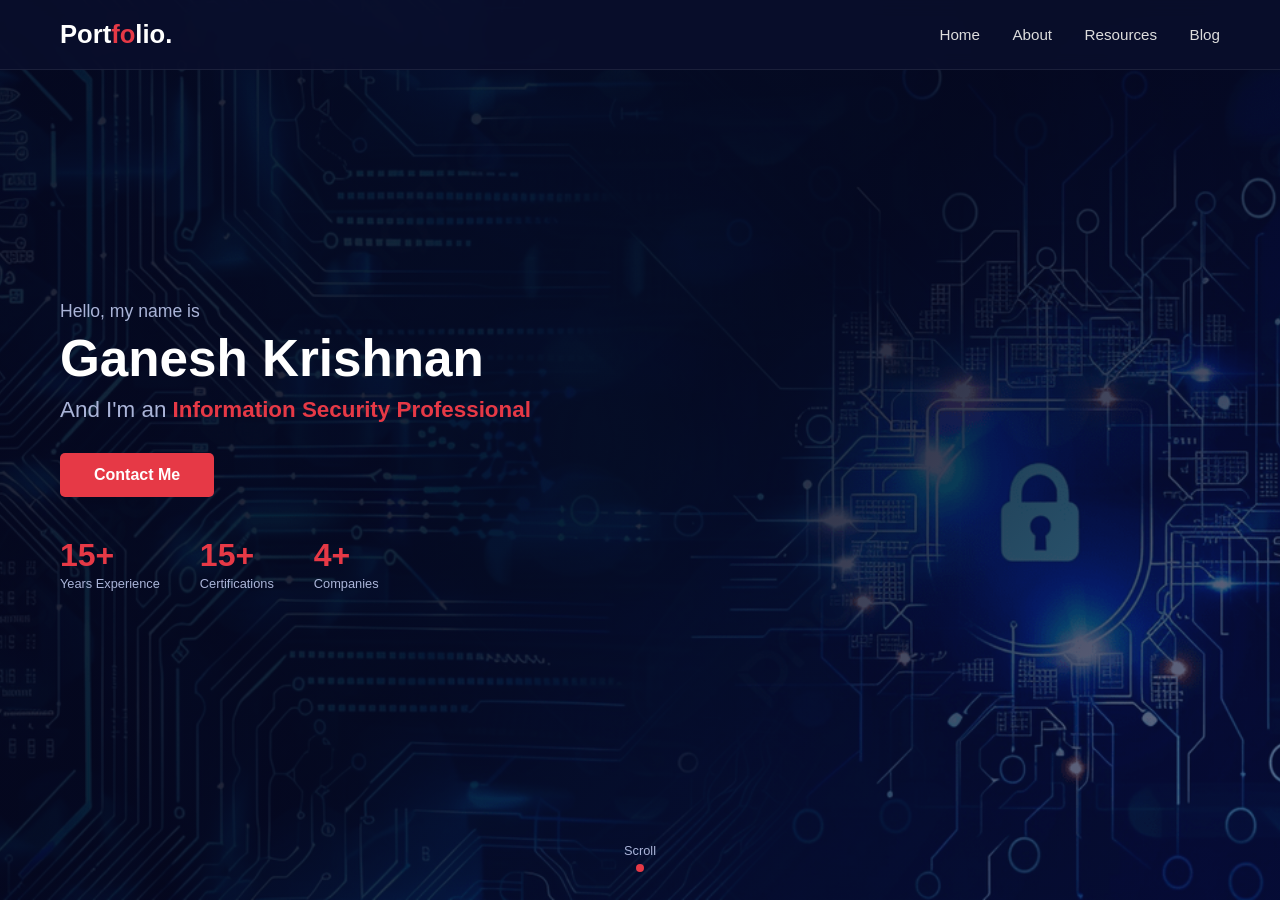
<file: index.html>
<!DOCTYPE html>
<html lang="en">
<head>
<meta charset="UTF-8"/>
<meta name="viewport" content="width=device-width,initial-scale=1"/>
<title>GK | Security Portfolio</title>
<link href="https://cdnjs.cloudflare.com/ajax/libs/font-awesome/6.5.0/css/all.min.css" rel="stylesheet"/>
<style>
  *{margin:0;padding:0;box-sizing:border-box;}
  body{font-family:'Segoe UI',sans-serif;background:#0a0f2c;color:#fff;min-height:100vh;}

  /* NAV */
  nav{display:flex;justify-content:space-between;align-items:center;padding:20px 60px;position:fixed;width:100%;top:0;z-index:100;background:rgba(10,15,44,.85);backdrop-filter:blur(8px);border-bottom:1px solid rgba(255,255,255,.08);}
  .logo{font-size:1.6rem;font-weight:700;color:#fff;}
  .logo span{color:#e63946;}
  .nav-links a{color:#ddd;text-decoration:none;margin-left:28px;font-size:.95rem;transition:.2s;}
  .nav-links a:hover{color:#e63946;}

  /* HERO */
  .hero{min-height:100vh;display:flex;align-items:center;padding:0 60px;position:relative;overflow:hidden;}

  /* Background image via JS-injected inline style */
  .hero-bg{position:absolute;inset:0;background-size:cover;background-position:center;background-repeat:no-repeat;z-index:0;}
  .hero-overlay{position:absolute;inset:0;background:linear-gradient(135deg,rgba(5,8,30,.88) 50%,rgba(10,20,70,.55) 100%);z-index:1;}

  .hero-text{z-index:2;position:relative;max-width:520px;}
  .hero-text p{font-size:1.1rem;color:#aab4d8;margin-bottom:8px;}
  .hero-text h1{font-size:3.2rem;font-weight:800;line-height:1.15;margin-bottom:8px;}
  .hero-text h1 span{color:#e63946;}
  .hero-text h2{font-size:1.4rem;font-weight:400;color:#aab4d8;margin-bottom:30px;}
  .hero-text h2 strong{color:#e63946;font-weight:700;}
  .btn-contact{display:inline-block;padding:13px 34px;background:#e63946;color:#fff;border-radius:5px;font-size:1rem;font-weight:600;text-decoration:none;transition:.2s;}
  .btn-contact:hover{background:#c1121f;}

  /* STATS */
  .stats{display:flex;gap:40px;margin-top:40px;}
  .stat h3{font-size:2rem;font-weight:800;color:#e63946;}
  .stat p{font-size:.8rem;color:#aab4d8;margin-top:2px;}

  /* SCROLL HINT */
  .scroll-hint{position:absolute;bottom:28px;left:50%;transform:translateX(-50%);display:flex;flex-direction:column;align-items:center;gap:6px;color:#aab4d8;font-size:.8rem;z-index:2;}
  .scroll-dot{width:8px;height:8px;border-radius:50%;background:#e63946;animation:bounce 1.4s infinite;}
  @keyframes bounce{0%,100%{transform:translateY(0);}50%{transform:translateY(8px);}}
</style>
</head>
<!-- Google tag (gtag.js) -->
<script async src="https://www.googletagmanager.com/gtag/js?id=G-0LJ47VHBTR"></script>
<script>
  window.dataLayer = window.dataLayer || [];
  function gtag(){dataLayer.push(arguments);}
  gtag('js', new Date());

  gtag('config', 'G-0LJ47VHBTR');
</script>
<body>

<nav>
  <div class="logo">Port<span>fo</span>lio.</div>
  <div class="nav-links">
    <a href="index.html">Home</a>
    <a href="about.html">About</a>
    <a href="resources.html">Resources</a>
    <a href="blog.html">Blog</a>
  </div>
</nav>

<section class="hero" id="hero">
  <div class="hero-bg" id="heroBg"></div>
  <div class="hero-overlay"></div>

  <div class="hero-text">
    <p>Hello, my name is</p>
    <h1>Ganesh Krishnan</h1>
    <h2>And I'm an <strong>Information Security Professional</strong></h2>
    <a href="https://www.linkedin.com/in/kg13/" target="_blank" class="btn-contact">Contact Me</a>
    <div class="stats">
      <div class="stat"><h3>15+</h3><p>Years Experience</p></div>
      <div class="stat"><h3>15+</h3><p>Certifications</p></div>
      <div class="stat"><h3>4+</h3><p>Companies</p></div>
    </div>
  </div>

  <div class="scroll-hint">
    <span>Scroll</span>
    <div class="scroll-dot"></div>
  </div>
</section>

<script>
  // Load the image uploaded by the user and set as background
  const bg = document.getElementById('heroBg');
  const sources = [
    'img/hero-bg.jpg',
  ];

  function tryLoad(i){
    if(i >= sources.length) return;
    const img = new Image();
    img.onload = () => { bg.style.backgroundImage = `url('${sources[i]}')`; };
    img.onerror = () => tryLoad(i+1);
    img.src = sources[i];
  }
  tryLoad(0);
</script>
</body>
</html>
</file>
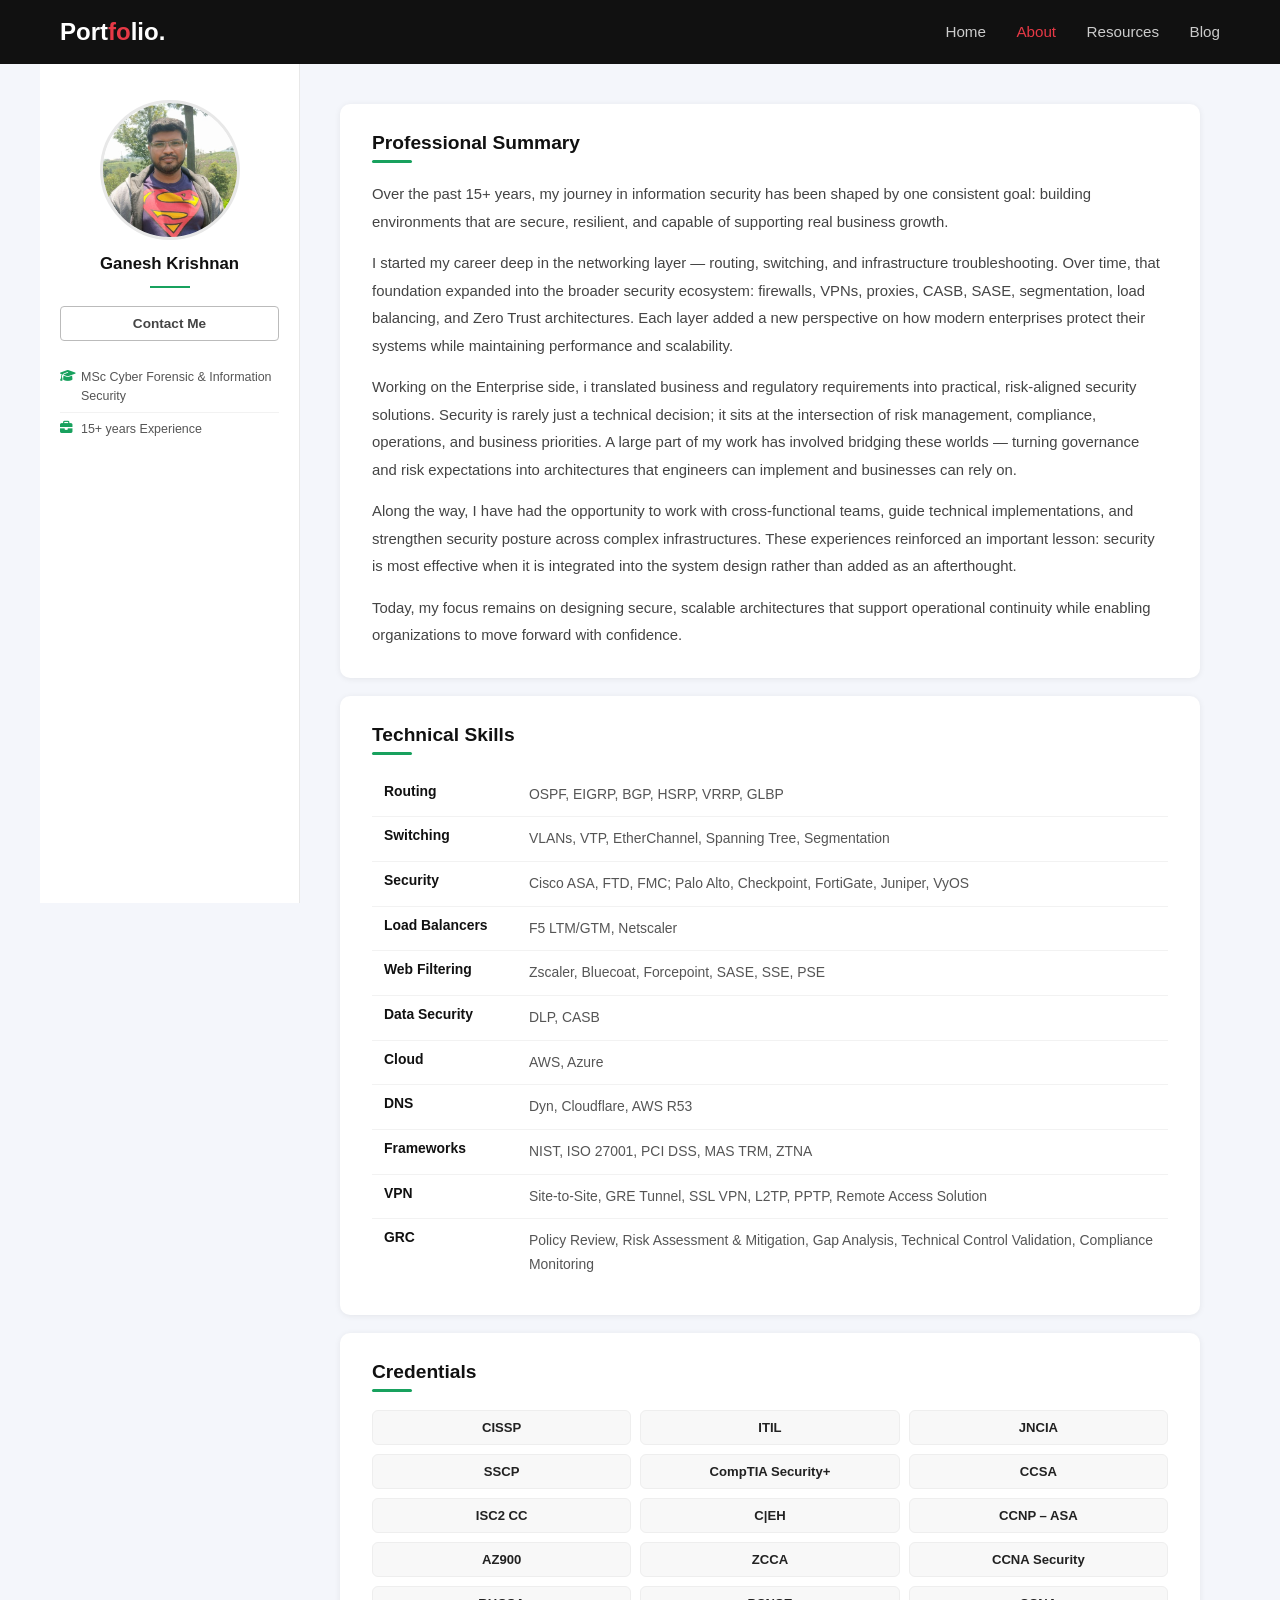
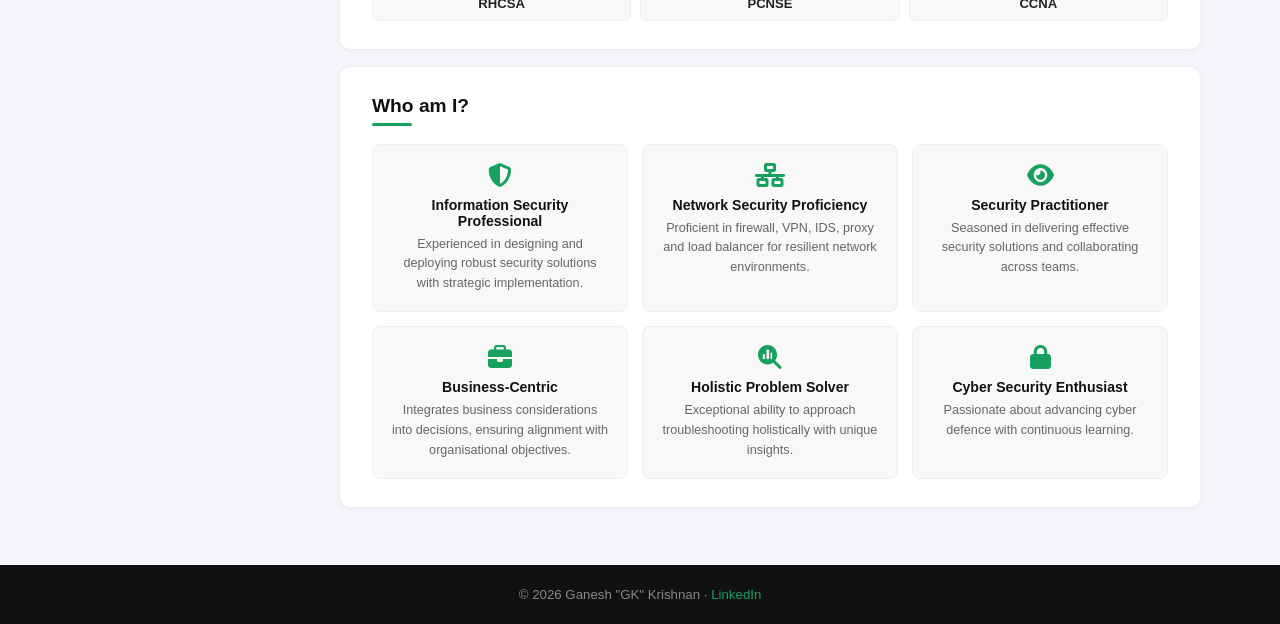
<file: about.html>
<!DOCTYPE html>
<html lang="en">
<head>
<!-- Google tag (gtag.js) -->
<script async src="https://www.googletagmanager.com/gtag/js?id=G-0LJ47VHBTR"></script>
<script>
  window.dataLayer = window.dataLayer || [];
  function gtag(){dataLayer.push(arguments);}
  gtag('js', new Date());

  gtag('config', 'G-0LJ47VHBTR');
</script>
<meta charset="UTF-8"/>
<meta name="viewport" content="width=device-width,initial-scale=1"/>
<title>GK | About Me</title>
<link href="https://cdnjs.cloudflare.com/ajax/libs/font-awesome/6.5.0/css/all.min.css" rel="stylesheet"/>
<style>
  *{margin:0;padding:0;box-sizing:border-box;}
  body{font-family:'Segoe UI',sans-serif;background:#f4f6fb;color:#222;display:flex;flex-direction:column;min-height:100vh;}

  /* NAV */
  nav{display:flex;justify-content:space-between;align-items:center;padding:18px 60px;background:#111;position:sticky;top:0;z-index:100;}
  .logo{font-size:1.5rem;font-weight:700;color:#fff;}
  .logo span{color:#e63946;}
  .nav-links a{color:#ccc;text-decoration:none;margin-left:26px;font-size:.95rem;transition:.2s;}
  .nav-links a:hover,.nav-links a.active{color:#e63946;}

  /* OUTER WRAPPER — centres sidebar+content together */
  .page-outer{flex:1;display:flex;justify-content:center;background:#f4f6fb;}
  .page-wrap{display:flex;width:100%;max-width:1200px;}

  /* SIDEBAR */
  .sidebar{width:260px;min-width:260px;background:#fff;border-right:1px solid #e8e8e8;padding:36px 20px;position:sticky;top:61px;height:calc(100vh - 61px);overflow-y:auto;text-align:center;display:flex;flex-direction:column;align-items:center;justify-content:flex-start;}
  .sidebar img{width:140px;height:140px;border-radius:50%;object-fit:cover;border:3px solid #e8e8e8;display:block;margin:0 auto 14px;}
  .sidebar h2{font-size:1.05rem;font-weight:700;color:#111;margin-bottom:12px;text-align:center;width:100%;}
  .sidebar-divider{width:40px;height:2px;background:#18a15e;margin:0 auto 18px;}
  .btn-contact{display:block;width:100%;padding:9px;border-radius:4px;font-size:.85rem;font-weight:600;text-decoration:none;text-align:center;border:1.5px solid #bbb;color:#444;transition:.2s;margin:0 auto 20px;}
  .btn-contact:hover{border-color:#18a15e;color:#18a15e;}
  .sidebar-meta{width:100%;text-align:left;}
  .meta-label{font-size:.7rem;font-weight:700;text-transform:uppercase;letter-spacing:.06em;color:#aaa;margin:0 0 6px 2px;}
  .meta-item{display:flex;align-items:flex-start;gap:8px;padding:7px 0;border-bottom:1px solid #f2f2f2;font-size:.78rem;color:#555;line-height:1.5;}
  .meta-item:last-child{border-bottom:none;}
  .meta-item i{color:#18a15e;width:13px;margin-top:2px;flex-shrink:0;}
  .meta-item strong{color:#333;font-size:.78rem;}

  /* MAIN CONTENT */
  .main{flex:1;padding:40px 20px;background:#f4f6fb;overflow-y:auto;}
  .main-inner{max-width:860px;margin:0 auto;width:100%;}

  /* SECTIONS */
  .section{background:#fff;border-radius:10px;padding:28px 32px;margin-bottom:18px;box-shadow:0 1px 6px rgba(0,0,0,.07);}
  .section-title{font-size:1.2rem;font-weight:700;color:#111;margin-bottom:6px;}
  .section-line{width:40px;height:3px;background:#18a15e;border-radius:2px;margin-bottom:18px;}

  /* PROFESSIONAL SUMMARY */
  .summary p{font-size:.93rem;color:#444;line-height:1.85;margin-bottom:14px;}
  .summary p:last-child{margin-bottom:0;}

  /* CREDENTIALS */
  .cred-grid{display:grid;grid-template-columns:repeat(3,1fr);gap:9px;}
  .cred-item{background:#f8f8f8;border:1px solid #eee;border-radius:6px;padding:9px 10px;font-size:.82rem;font-weight:600;color:#222;text-align:center;}

  /* TECHNICAL SKILLS */
  .skills-table{width:100%;border-collapse:collapse;}
  .skills-table tr{border-bottom:1px solid #f2f2f2;}
  .skills-table tr:last-child{border-bottom:none;}
  .skills-table tr:hover{background:#fafafa;}
  .skills-table td{padding:10px 12px;font-size:.87rem;vertical-align:top;}
  .skills-table td:first-child{width:145px;font-weight:700;color:#111;white-space:nowrap;}
  .skills-table td:last-child{color:#555;line-height:1.7;}

  /* WHY ME */
  .why-grid{display:grid;grid-template-columns:repeat(auto-fit,minmax(190px,1fr));gap:14px;}
  .why-card{background:#f8f8f8;border-radius:8px;padding:18px;text-align:center;border:1px solid #eee;}
  .why-card i{font-size:1.5rem;color:#18a15e;margin-bottom:10px;}
  .why-card h4{font-size:.88rem;font-weight:700;color:#111;margin-bottom:6px;}
  .why-card p{font-size:.79rem;color:#666;line-height:1.55;}

  /* FOOTER — always at bottom, full width */
  footer{text-align:center;padding:22px;background:#111;color:#888;font-size:.83rem;width:100%;}
  footer a{color:#18a15e;text-decoration:none;}

  @media(max-width:700px){
    nav{padding:16px 20px;}
    .page-wrap{flex-direction:column;}
    .sidebar{width:100%;min-width:unset;position:static;height:auto;border-right:none;border-bottom:1px solid #eee;}
    .main{padding:24px 18px;}
  }
</style>
</head>
<body>

<nav>
  <div class="logo">Port<span>fo</span>lio.</div>
  <div class="nav-links">
    <a href="index.html">Home</a>
    <a href="about.html" class="active">About</a>
    <a href="resources.html">Resources</a>
    <a href="blog.html">Blog</a>
  </div>
</nav>

<div class="page-outer">
  <div class="page-wrap">

    <!-- STATIC SIDEBAR -->
    <aside class="sidebar">
      <img src="img/profile.jpg" alt="GK"/>
      <h2>Ganesh Krishnan</h2>
      <div class="sidebar-divider"></div>
      <a href="https://www.linkedin.com/in/kg13/" target="_blank" class="btn-contact">Contact Me</a>
      <div class="sidebar-meta">
        <div class="meta-item"><i class="fas fa-graduation-cap"></i><span>MSc Cyber Forensic &amp; Information Security</span></div>
		<div class="meta-item"><i class="fas fa-briefcase"></i><span>15+ years Experience</span></div>
      </div>
    </aside>

    <!-- SCROLLING MAIN CONTENT -->
    <main class="main">
      <div class="main-inner">

        <div class="section summary">
          <div class="section-title">Professional Summary</div>
          <div class="section-line"></div>
          <p>Over the past 15+ years, my journey in information security has been shaped by one consistent goal: building environments that are secure, resilient, and capable of supporting real business growth.</p>
          <p>I started my career deep in the networking layer — routing, switching, and infrastructure troubleshooting. Over time, that foundation expanded into the broader security ecosystem: firewalls, VPNs, proxies, CASB, SASE, segmentation, load balancing, and Zero Trust architectures. Each layer added a new perspective on how modern enterprises protect their systems while maintaining performance and scalability.</p>
          <p>Working on the Enterprise side, i translated business and regulatory requirements into practical, risk-aligned security solutions. Security is rarely just a technical decision; it sits at the intersection of risk management, compliance, operations, and business priorities. A large part of my work has involved bridging these worlds — turning governance and risk expectations into architectures that engineers can implement and businesses can rely on.</p>
		  <p>Along the way, I have had the opportunity to work with cross-functional teams, guide technical implementations, and strengthen security posture across complex infrastructures. These experiences reinforced an important lesson: security is most effective when it is integrated into the system design rather than added as an afterthought.</p>
		  <p>Today, my focus remains on designing secure, scalable architectures that support operational continuity while enabling organizations to move forward with confidence.</p>
        </div>

        <div class="section">
          <div class="section-title">Technical Skills</div>
          <div class="section-line"></div>
          <table class="skills-table">
            <tr><td>Routing</td><td>OSPF, EIGRP, BGP, HSRP, VRRP, GLBP</td></tr>
            <tr><td>Switching</td><td>VLANs, VTP, EtherChannel, Spanning Tree, Segmentation</td></tr>
            <tr><td>Security</td><td>Cisco ASA, FTD, FMC; Palo Alto, Checkpoint, FortiGate, Juniper, VyOS</td></tr>
            <tr><td>Load Balancers</td><td>F5 LTM/GTM, Netscaler</td></tr>
            <tr><td>Web Filtering</td><td>Zscaler, Bluecoat, Forcepoint, SASE, SSE, PSE</td></tr>
            <tr><td>Data Security</td><td>DLP, CASB</td></tr>
            <tr><td>Cloud</td><td>AWS, Azure</td></tr>
            <tr><td>DNS</td><td>Dyn, Cloudflare, AWS R53</td></tr>
            <tr><td>Frameworks</td><td>NIST, ISO 27001, PCI DSS, MAS TRM, ZTNA</td></tr>
            <tr><td>VPN</td><td>Site-to-Site, GRE Tunnel, SSL VPN, L2TP, PPTP, Remote Access Solution</td></tr>
            <tr><td>GRC</td><td>Policy Review, Risk Assessment &amp; Mitigation, Gap Analysis, Technical Control Validation, Compliance Monitoring</td></tr>
          </table>
        </div>

        <div class="section">
          <div class="section-title">Credentials</div>
          <div class="section-line"></div>
          <div class="cred-grid">
            <div class="cred-item">CISSP</div><div class="cred-item">ITIL</div><div class="cred-item">JNCIA</div>
            <div class="cred-item">SSCP</div><div class="cred-item">CompTIA Security+</div><div class="cred-item">CCSA</div>
            <div class="cred-item">ISC2 CC</div><div class="cred-item">C|EH</div><div class="cred-item">CCNP – ASA</div>
            <div class="cred-item">AZ900</div><div class="cred-item">ZCCA</div><div class="cred-item">CCNA Security</div>
            <div class="cred-item">RHCSA</div><div class="cred-item">PCNSE</div><div class="cred-item">CCNA</div>
          </div>
        </div>

        <div class="section">
          <div class="section-title">Who am I?</div>
          <div class="section-line"></div>
          <div class="why-grid">
            <div class="why-card"><i class="fas fa-shield-halved"></i><h4>Information Security Professional</h4><p>Experienced in designing and deploying robust security solutions with strategic implementation.</p></div>
            <div class="why-card"><i class="fas fa-network-wired"></i><h4>Network Security Proficiency</h4><p>Proficient in firewall, VPN, IDS, proxy and load balancer for resilient network environments.</p></div>
            <div class="why-card"><i class="fas fa-eye"></i><h4>Security Practitioner</h4><p>Seasoned in delivering effective security solutions and collaborating across teams.</p></div>
            <div class="why-card"><i class="fas fa-briefcase"></i><h4>Business-Centric</h4><p>Integrates business considerations into decisions, ensuring alignment with organisational objectives.</p></div>
            <div class="why-card"><i class="fas fa-magnifying-glass-chart"></i><h4>Holistic Problem Solver</h4><p>Exceptional ability to approach troubleshooting holistically with unique insights.</p></div>
            <div class="why-card"><i class="fas fa-lock"></i><h4>Cyber Security Enthusiast</h4><p>Passionate about advancing cyber defence with continuous learning.</p></div>
          </div>
        </div>

      </div>
    </main>

  </div>
</div>

<footer>© 2026 Ganesh "GK" Krishnan · <a href="https://www.linkedin.com/in/kg13/" target="_blank">LinkedIn</a></footer>

</body>
</html>
</file>
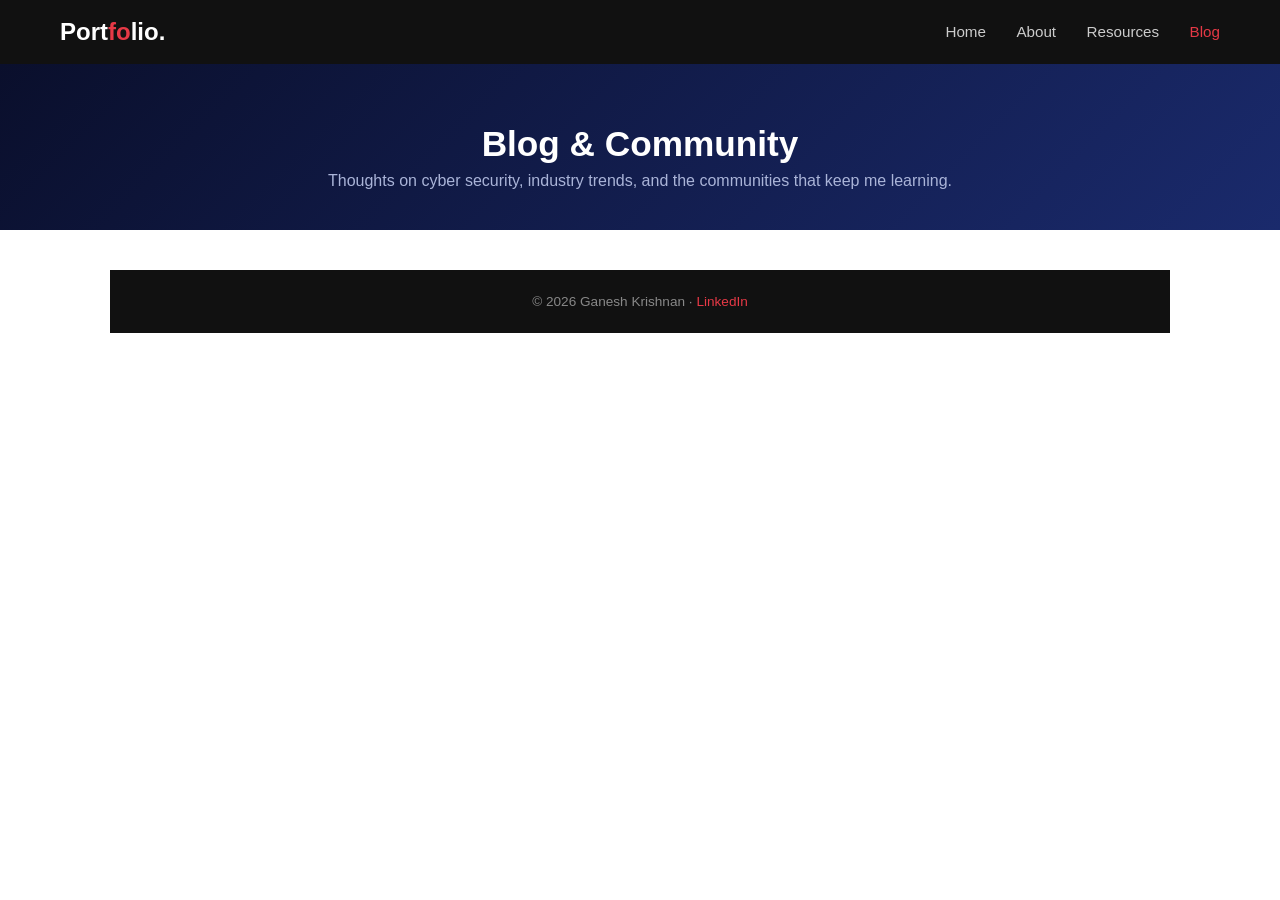
<file: blog.html>
<!DOCTYPE html>
<html lang="en">
<head>
<!-- Google tag (gtag.js) -->
<script async src="https://www.googletagmanager.com/gtag/js?id=G-0LJ47VHBTR"></script>
<script>
  window.dataLayer = window.dataLayer || [];
  function gtag(){dataLayer.push(arguments);}
  gtag('js', new Date());

  gtag('config', 'G-0LJ47VHBTR');
</script>
<meta charset="UTF-8"/>
<meta name="viewport" content="width=device-width,initial-scale=1"/>
<title>GK | Blog & Community</title>
<link href="https://cdnjs.cloudflare.com/ajax/libs/font-awesome/6.5.0/css/all.min.css" rel="stylesheet"/>
<style>
  *{margin:0;padding:0;box-sizing:border-box;}
  body{font-family:'Segoe UI',sans-serif;background:#fff;color:#222;}

  nav{display:flex;justify-content:space-between;align-items:center;padding:18px 60px;background:#111;position:sticky;top:0;z-index:100;}
  .logo{font-size:1.5rem;font-weight:700;color:#fff;}
  .logo span{color:#e63946;}
  .nav-links a{color:#ccc;text-decoration:none;margin-left:26px;font-size:.95rem;transition:.2s;}
  .nav-links a:hover,.nav-links a.active{color:#e63946;}

  .page-banner{background:linear-gradient(135deg,#0a0f2c,#1a2a6c);color:#fff;padding:60px 20px 40px;text-align:center;}
  .page-banner h1{font-size:2.2rem;font-weight:800;}
  .page-banner p{color:#aab4d8;margin-top:8px;font-size:1rem;}

  .container{max-width:1100px;margin:0 auto;padding:40px 20px;}
  .section-title{font-size:1.4rem;font-weight:700;color:#0a0f2c;border-left:4px solid #e63946;padding-left:12px;margin-bottom:24px;}

  /* BLOG POSTS */
  .blog-grid{display:grid;grid-template-columns:repeat(auto-fill,minmax(320px,1fr));gap:22px;margin-bottom:60px;}
  .blog-card{background:#fff;border-radius:12px;box-shadow:0 2px 14px rgba(0,0,0,.08);overflow:hidden;transition:transform .2s;}
  .blog-card:hover{transform:translateY(-4px);}
  .blog-card-img{height:140px;display:flex;align-items:center;justify-content:center;font-size:2.8rem;background:linear-gradient(135deg,#0a0f2c,#1a2a6c);}
  .blog-body{padding:20px;}
  .blog-tag{display:inline-block;background:#f0f0ff;color:#4361ee;font-size:.72rem;font-weight:700;padding:3px 10px;border-radius:12px;margin-bottom:8px;text-transform:uppercase;}
  .blog-body h3{font-size:1rem;font-weight:700;color:#0a0f2c;margin-bottom:6px;line-height:1.4;}
  .blog-body p{font-size:.83rem;color:#666;line-height:1.6;margin-bottom:12px;}
  .blog-meta{display:flex;justify-content:space-between;align-items:center;font-size:.78rem;color:#999;}
  .blog-link{color:#e63946;font-weight:700;text-decoration:none;font-size:.82rem;}
  .blog-link:hover{text-decoration:underline;}

  /* COMMUNITY */
  .community-grid{display:grid;grid-template-columns:repeat(auto-fill,minmax(240px,1fr));gap:18px;margin-bottom:60px;}
  .comm-card{background:#fff;border-radius:12px;padding:22px;box-shadow:0 2px 14px rgba(0,0,0,.08);display:flex;flex-direction:column;gap:10px;transition:transform .2s;text-decoration:none;color:inherit;}
  .comm-card:hover{transform:translateY(-4px);}
  .comm-icon{width:52px;height:52px;border-radius:12px;display:flex;align-items:center;justify-content:center;font-size:1.6rem;}
  .comm-card h4{font-size:.97rem;font-weight:700;color:#0a0f2c;}
  .comm-card p{font-size:.82rem;color:#666;line-height:1.5;}
  .comm-link{font-size:.8rem;color:#e63946;font-weight:700;}

  /* NEWSLETTER */
  .newsletter{background:linear-gradient(135deg,#0a0f2c,#1a2a6c);border-radius:14px;padding:36px;text-align:center;color:#fff;margin-bottom:40px;}
  .newsletter h2{font-size:1.5rem;font-weight:800;margin-bottom:8px;}
  .newsletter p{color:#aab4d8;margin-bottom:20px;font-size:.95rem;}
  .newsletter-form{display:flex;gap:10px;justify-content:center;flex-wrap:wrap;}
  .newsletter-form input{padding:11px 18px;border-radius:6px;border:none;font-size:.9rem;width:280px;outline:none;}
  .newsletter-form button{padding:11px 24px;background:#e63946;color:#fff;border:none;border-radius:6px;font-weight:700;cursor:pointer;font-size:.9rem;}
  .newsletter-form button:hover{background:#c1121f;}

  footer{text-align:center;padding:24px;background:#111;color:#888;font-size:.85rem;}
  footer a{color:#e63946;text-decoration:none;}
</style>
</head>
<body>

<nav>
  <div class="logo">Port<span>fo</span>lio.</div>
  <div class="nav-links">
    <a href="index.html">Home</a>
    <a href="about.html">About</a>
    <a href="resources.html">Resources</a>
    <a href="blog.html" class="active">Blog</a>
  </div>
</nav>

<div class="page-banner">
  <h1>Blog & Community</h1>
  <p>Thoughts on cyber security, industry trends, and the communities that keep me learning.</p>
</div>

<div class="container">
    <!-- Blurred
  <h2 class="section-title">Blog Posts</h2>
  <div class="blog-grid">

    <div class="blog-card">
      <div class="blog-card-img">🔥</div>
      <div class="blog-body">
        <span class="blog-tag">Firewall</span>
        <h3>Why App-ID Changes Everything in Next-Gen Firewalls</h3>
        <p>Port-based firewalls are a thing of the past. Here's why App-ID in Palo Alto fundamentally changes how we think about network security policy.</p>
        <div class="blog-meta"><span><i class="far fa-calendar"></i> Jan 2024</span><a href="#" class="blog-link">Read More →</a></div>
      </div>
    </div>

    <div class="blog-card">
      <div class="blog-card-img">🛡️</div>
      <div class="blog-body">
        <span class="blog-tag">Zero Trust</span>
        <h3>Implementing Zero Trust in a Hybrid Enterprise: Lessons Learned</h3>
        <p>After leading ZT initiatives at a global energy company, here are the practical lessons — including what vendors won't tell you.</p>
        <div class="blog-meta"><span><i class="far fa-calendar"></i> Nov 2023</span><a href="#" class="blog-link">Read More →</a></div>
      </div>
    </div>

    <div class="blog-card">
      <div class="blog-card-img">☁️</div>
      <div class="blog-body">
        <span class="blog-tag">Cloud Security</span>
        <h3>Zscaler vs. Traditional Proxy: A Real-World Comparison</h3>
        <p>Having worked with both on-prem and cloud-native proxies across multiple enterprises, here's my honest assessment.</p>
        <div class="blog-meta"><span><i class="far fa-calendar"></i> Sep 2023</span><a href="#" class="blog-link">Read More →</a></div>
      </div>
    </div>

    <div class="blog-card">
      <div class="blog-card-img">📡</div>
      <div class="blog-body">
        <span class="blog-tag">Networking</span>
        <h3>BGP Route Leaks: How They Happen and How to Prevent Them</h3>
        <p>BGP is the backbone of the internet, but misconfigurations can have global consequences. A practical deep-dive for network engineers.</p>
        <div class="blog-meta"><span><i class="far fa-calendar"></i> Jul 2023</span><a href="#" class="blog-link">Read More →</a></div>
      </div>
    </div>

    <div class="blog-card">
      <div class="blog-card-img">🔐</div>
      <div class="blog-body">
        <span class="blog-tag">VPN</span>
        <h3>SSL VPN vs IPSec VPN: Which Should You Choose in 2024?</h3>
        <p>Both have their place, but the choice isn't always obvious. Here's a framework for making the right decision for your organisation.</p>
        <div class="blog-meta"><span><i class="far fa-calendar"></i> May 2023</span><a href="#" class="blog-link">Read More →</a></div>
      </div>
    </div>

    <div class="blog-card">
      <div class="blog-card-img">🎓</div>
      <div class="blog-body">
        <span class="blog-tag">Career</span>
        <h3>My CISSP Journey: How I Passed on the First Attempt</h3>
        <p>The study plan, resources, and mindset shifts that helped me pass one of the most challenging certifications in cyber security.</p>
        <div class="blog-meta"><span><i class="far fa-calendar"></i> Mar 2023</span><a href="#" class="blog-link">Read More →</a></div>
      </div>
    </div>

  </div>

  <h2 class="section-title">Community & External Links</h2>
  <div class="community-grid">

    <a class="comm-card" href="https://www.reddit.com/r/netsec/" target="_blank">
      <div class="comm-icon" style="background:#ff4500;color:#fff;">🌐</div>
      <h4>r/netsec</h4>
      <p>Reddit's network security community — CVEs, research, and industry news.</p>
      <span class="comm-link">Visit →</span>
    </a>

    <a class="comm-card" href="https://community.paloaltonetworks.com/" target="_blank">
      <div class="comm-icon" style="background:#e63946;color:#fff;">🔥</div>
      <h4>Palo Alto Community</h4>
      <p>Official Palo Alto Networks LIVEcommunity for discussions, tips, and product Q&A.</p>
      <span class="comm-link">Visit →</span>
    </a>

    <a class="comm-card" href="https://community.cisco.com/" target="_blank">
      <div class="comm-icon" style="background:#1ba0d7;color:#fff;">📡</div>
      <h4>Cisco Community</h4>
      <p>Cisco's official community for networking, security, and collaboration discussions.</p>
      <span class="comm-link">Visit →</span>
    </a>

    <a class="comm-card" href="https://www.isc2.org/Community" target="_blank">
      <div class="comm-icon" style="background:#0a0f2c;color:#fff;">🏛️</div>
      <h4>ISC2 Community</h4>
      <p>The official ISC2 member community for CISSP, SSCP, and CC professionals.</p>
      <span class="comm-link">Visit →</span>
    </a>

    <a class="comm-card" href="https://www.linkedin.com/groups/37511/" target="_blank">
      <div class="comm-icon" style="background:#0077b5;color:#fff;">💼</div>
      <h4>LinkedIn – Network Security</h4>
      <p>One of LinkedIn's largest network security professional groups.</p>
      <span class="comm-link">Visit →</span>
    </a>

    <a class="comm-card" href="https://owasp.org/" target="_blank">
      <div class="comm-icon" style="background:#4361ee;color:#fff;">🔓</div>
      <h4>OWASP</h4>
      <p>Open source foundation for application security — guides, tools, and community.</p>
      <span class="comm-link">Visit →</span>
    </a>

  </div>

  <div class="newsletter">
    <h2>Stay in the Loop</h2>
    <p>Get new blog posts and resources straight to your inbox. No spam, ever.</p>
    <div class="newsletter-form">
      <input type="email" placeholder="your@email.com"/>
      <button>Subscribe</button>
    </div>
  </div>

</div>
   -->
<footer>© 2026 Ganesh Krishnan · <a href="https://www.linkedin.com/in/kg13/" target="_blank">LinkedIn</a></footer>

</body>
</html>
</file>
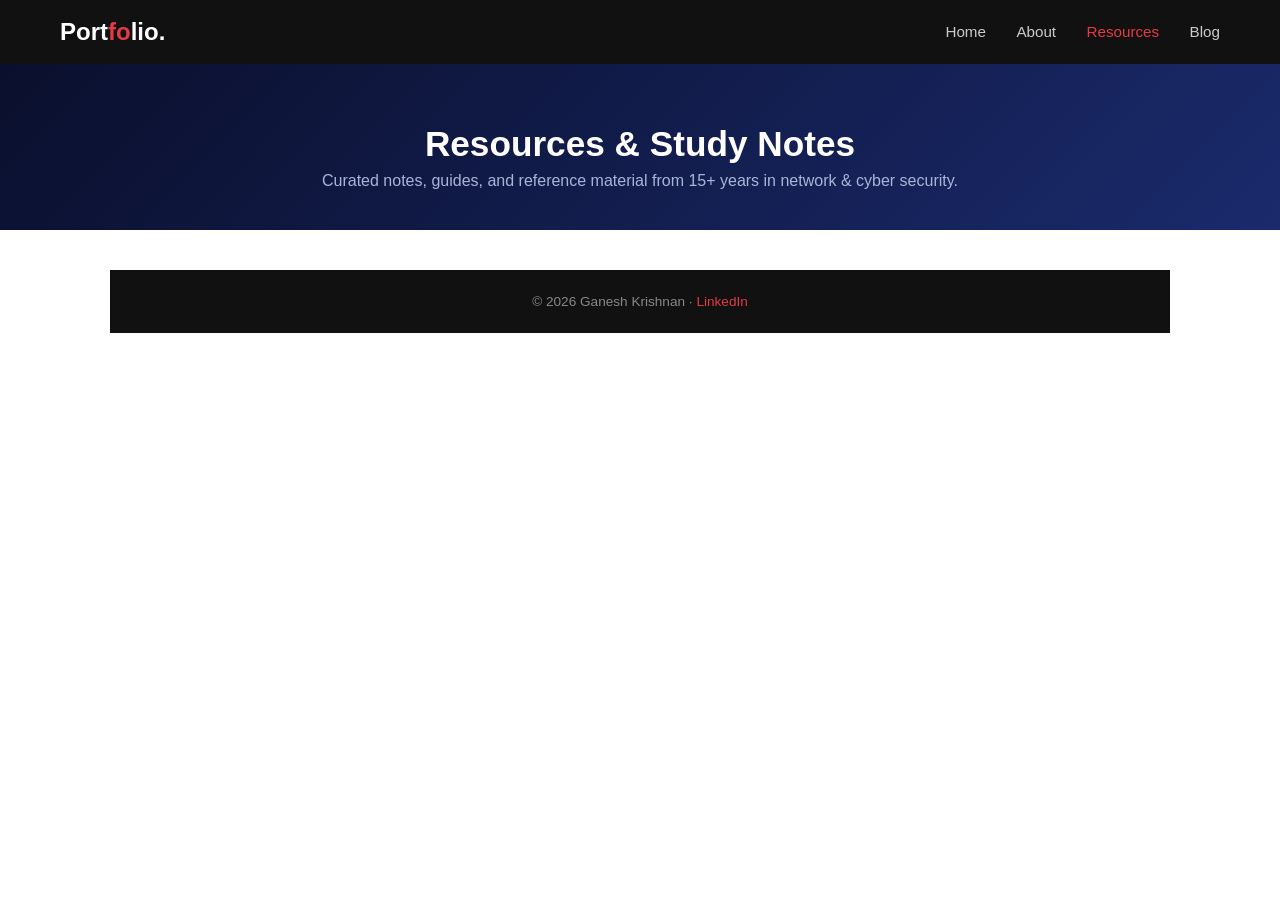
<file: resources.html>
<!DOCTYPE html>
<html lang="en">
<head>
<!-- Google tag (gtag.js) -->
<script async src="https://www.googletagmanager.com/gtag/js?id=G-0LJ47VHBTR"></script>
<script>
  window.dataLayer = window.dataLayer || [];
  function gtag(){dataLayer.push(arguments);}
  gtag('js', new Date());

  gtag('config', 'G-0LJ47VHBTR');
</script>
<meta charset="UTF-8"/>
<meta name="viewport" content="width=device-width,initial-scale=1"/>
<title>GK | Resources</title>
<link href="https://cdnjs.cloudflare.com/ajax/libs/font-awesome/6.5.0/css/all.min.css" rel="stylesheet"/>
<style>
  *{margin:0;padding:0;box-sizing:border-box;}
  body{font-family:'Segoe UI',sans-serif;background:#fff;color:#222;}

  nav{display:flex;justify-content:space-between;align-items:center;padding:18px 60px;background:#111;position:sticky;top:0;z-index:100;}
  .logo{font-size:1.5rem;font-weight:700;color:#fff;}
  .logo span{color:#e63946;}
  .nav-links a{color:#ccc;text-decoration:none;margin-left:26px;font-size:.95rem;transition:.2s;}
  .nav-links a:hover,.nav-links a.active{color:#e63946;}

  .page-banner{background:linear-gradient(135deg,#0a0f2c,#1a2a6c);color:#fff;padding:60px 20px 40px;text-align:center;}
  .page-banner h1{font-size:2.2rem;font-weight:800;}
  .page-banner p{color:#aab4d8;margin-top:8px;font-size:1rem;}

  .container{max-width:1100px;margin:0 auto;padding:40px 20px;}

  /* FILTER TABS */
  .filter-bar{display:flex;flex-wrap:wrap;gap:10px;margin-bottom:30px;}
  .filter-btn{padding:7px 18px;border-radius:20px;border:2px solid #0a0f2c;background:transparent;cursor:pointer;font-size:.85rem;font-weight:600;color:#0a0f2c;transition:.2s;}
  .filter-btn.active,.filter-btn:hover{background:#e63946;border-color:#e63946;color:#fff;}

  /* RESOURCE CARDS */
  .resource-grid{display:grid;grid-template-columns:repeat(auto-fill,minmax(300px,1fr));gap:22px;}
  .resource-card{background:#fff;border-radius:12px;box-shadow:0 2px 14px rgba(0,0,0,.08);overflow:hidden;transition:transform .2s,box-shadow .2s;cursor:pointer;}
  .resource-card:hover{transform:translateY(-4px);box-shadow:0 8px 28px rgba(0,0,0,.13);}
  .card-thumb{height:130px;display:flex;align-items:center;justify-content:center;font-size:3rem;}
  .card-thumb.firewall{background:linear-gradient(135deg,#e63946,#c1121f);}
  .card-thumb.vpn{background:linear-gradient(135deg,#4361ee,#2d3a8c);}
  .card-thumb.cloud{background:linear-gradient(135deg,#06b6d4,#0e7490);}
  .card-thumb.zerotrust{background:linear-gradient(135deg,#7c3aed,#4c1d95);}
  .card-thumb.general{background:linear-gradient(135deg,#059669,#065f46);}
  .card-body{padding:18px;}
  .card-tag{display:inline-block;background:#f0f0ff;color:#4361ee;font-size:.72rem;font-weight:700;padding:3px 10px;border-radius:12px;margin-bottom:8px;text-transform:uppercase;}
  .card-body h3{font-size:1rem;font-weight:700;color:#0a0f2c;margin-bottom:6px;}
  .card-body p{font-size:.83rem;color:#666;line-height:1.6;margin-bottom:12px;}
  .card-meta{display:flex;align-items:center;justify-content:space-between;font-size:.78rem;color:#999;}
  .card-meta .read-btn{color:#e63946;font-weight:700;font-size:.82rem;text-decoration:none;}
  .card-meta .read-btn:hover{text-decoration:underline;}

  /* MODAL / READER */
  .modal-overlay{display:none;position:fixed;inset:0;background:rgba(0,0,0,.7);z-index:200;align-items:center;justify-content:center;}
  .modal-overlay.open{display:flex;}
  .modal{background:#fff;border-radius:14px;width:90%;max-width:750px;max-height:88vh;overflow-y:auto;padding:36px;position:relative;}
  .modal-close{position:absolute;top:14px;right:18px;font-size:1.4rem;background:none;border:none;cursor:pointer;color:#888;}
  .modal-close:hover{color:#e63946;}
  .modal h2{font-size:1.5rem;font-weight:800;color:#0a0f2c;margin-bottom:6px;}
  .modal .modal-tag{display:inline-block;background:#f0f0ff;color:#4361ee;font-size:.72rem;font-weight:700;padding:3px 10px;border-radius:12px;margin-bottom:16px;text-transform:uppercase;}
  .modal-content h3{margin:20px 0 8px;color:#0a0f2c;font-size:1.05rem;}
  .modal-content p{color:#555;line-height:1.8;font-size:.93rem;margin-bottom:12px;}
  .modal-content ul{padding-left:20px;color:#555;line-height:2;font-size:.93rem;}
  .modal-pdf-link{display:inline-flex;align-items:center;gap:8px;margin-top:20px;padding:10px 22px;background:#e63946;color:#fff;border-radius:6px;text-decoration:none;font-weight:600;font-size:.9rem;}
  .modal-pdf-link:hover{background:#c1121f;}

  footer{text-align:center;padding:24px;background:#111;color:#888;font-size:.85rem;}
  footer a{color:#e63946;text-decoration:none;}
</style>
</head>
<body>

<nav>
  <div class="logo">Port<span>fo</span>lio.</div>
  <div class="nav-links">
    <a href="index.html">Home</a>
    <a href="about.html">About</a>
    <a href="resources.html" class="active">Resources</a>
    <a href="blog.html">Blog</a>
  </div>
</nav>

<div class="page-banner">
  <h1>Resources & Study Notes</h1>
  <p>Curated notes, guides, and reference material from 15+ years in network &amp; cyber security.</p>
</div>

<div class="container">
<!-- Blurred
  <div class="filter-bar">
    <button class="filter-btn active" onclick="filterCards('all',this)">All</button>
    <button class="filter-btn" onclick="filterCards('firewall',this)">Firewall</button>
    <button class="filter-btn" onclick="filterCards('vpn',this)">VPN</button>
    <button class="filter-btn" onclick="filterCards('cloud',this)">Cloud Security</button>
    <button class="filter-btn" onclick="filterCards('zerotrust',this)">Zero Trust</button>
    <button class="filter-btn" onclick="filterCards('general',this)">General Security</button>
  </div>

  <div class="resource-grid" id="resourceGrid">
  </div>
</div>

<div class="modal-overlay" id="modalOverlay" onclick="closeModal(event)">
  <div class="modal" id="modalBox">
    <button class="modal-close" onclick="closeModalBtn()"><i class="fas fa-xmark"></i></button>
    <div id="modalContent"></div>
  </div>
</div>
  -->
  
<footer>© 2026 Ganesh Krishnan · <a href="https://www.linkedin.com/in/kg13/" target="_blank">LinkedIn</a></footer>

<script>
const resources = [
  {
    id:1, category:'firewall', icon:'🔥', title:'Palo Alto Firewall – Quick Reference',
    tag:'Firewall', desc:'Core concepts, zone-based policies, security profiles and best practices for Palo Alto NGFW.',
    readTime:'8 min read', pdfUrl:'#',
    content:`
      <h3>Overview</h3>
      <p>Palo Alto Networks NGFW uses a zone-based security model where all traffic must be explicitly allowed by a Security Policy rule. Traffic flows between zones (e.g., Trust → Untrust).</p>
      <h3>Key Concepts</h3>
      <ul>
        <li><strong>Zones:</strong> Logical groupings of interfaces. Traffic between same-zone interfaces is allowed by default.</li>
        <li><strong>Security Profiles:</strong> Antivirus, Anti-Spyware, Vulnerability Protection, URL Filtering, File Blocking, WildFire.</li>
        <li><strong>App-ID:</strong> Identifies applications regardless of port or protocol.</li>
        <li><strong>User-ID:</strong> Maps IP addresses to usernames for identity-based policies.</li>
      </ul>
      <h3>Best Practices</h3>
      <ul>
        <li>Always apply Security Profiles to rules allowing traffic from untrusted zones.</li>
        <li>Use application-based rules (App-ID) instead of port-based rules.</li>
        <li>Enable logging on all deny rules for forensic visibility.</li>
        <li>Regularly review and clean up unused policies and objects.</li>
      </ul>
      <h3>Useful CLI Commands</h3>
      <ul>
        <li><code>show session all</code> – View active sessions</li>
        <li><code>test security-policy-match</code> – Verify policy match</li>
        <li><code>show counter global</code> – System-wide packet counters</li>
      </ul>`
  },
  {
    id:2, category:'firewall', icon:'🛡️', title:'Checkpoint Firewall – Admin Notes',
    tag:'Firewall', desc:'SmartConsole, rulebase order, NAT configuration, and SIC troubleshooting tips.',
    readTime:'10 min read', pdfUrl:'#',
    content:`
      <h3>Overview</h3>
      <p>Checkpoint uses a Management + Gateway architecture. SmartConsole connects to the Management Server which pushes policy to Gateways.</p>
      <h3>Rulebase Order</h3>
      <ul>
        <li>Rules are processed top-to-bottom; place specific rules above general ones.</li>
        <li>Cleanup rule (Any → Any → Drop) should always be the last rule.</li>
        <li>Stealth rule (protect mgmt access) should be near the top.</li>
      </ul>
      <h3>NAT Tips</h3>
      <ul>
        <li>Manual NAT rules take precedence over Automatic NAT.</li>
        <li>Use Hide NAT for outbound traffic, Static NAT for inbound servers.</li>
      </ul>
      <h3>SIC Troubleshooting</h3>
      <ul>
        <li>Run <code>cpconfig</code> on gateway to reset SIC.</li>
        <li>Re-initialize from SmartConsole → Gateway Properties → Communication.</li>
      </ul>`
  },
  {
    id:3, category:'vpn', icon:'🔐', title:'IPSec VPN – Complete Guide',
    tag:'VPN', desc:'IKEv1 vs IKEv2, Phase 1 & 2 parameters, troubleshooting common VPN issues.',
    readTime:'12 min read', pdfUrl:'#',
    content:`
      <h3>IPSec Overview</h3>
      <p>IPSec operates in two modes: Transport (protects payload) and Tunnel (protects entire packet). Site-to-site VPNs almost always use Tunnel mode.</p>
      <h3>IKE Phase 1 (ISAKMP SA)</h3>
      <ul>
        <li>Establishes a secure channel for negotiation.</li>
        <li>Parameters: Encryption (AES-256), Hash (SHA-256), DH Group (14+), Lifetime.</li>
        <li>Authentication: Pre-shared key or certificates.</li>
      </ul>
      <h3>IKE Phase 2 (IPSec SA)</h3>
      <ul>
        <li>Negotiates actual data encryption parameters.</li>
        <li>Parameters: ESP/AH, Encryption, Hash, PFS, Lifetime, Proxy IDs (interesting traffic).</li>
      </ul>
      <h3>Common Issues</h3>
      <ul>
        <li><strong>Phase 1 failure:</strong> Mismatched encryption/hash/DH or PSK.</li>
        <li><strong>Phase 2 failure:</strong> Mismatched proxy IDs (interesting traffic ACL).</li>
        <li><strong>Routing:</strong> Ensure return traffic is routed back through the VPN interface.</li>
        <li><strong>NAT-T:</strong> Enable if either peer is behind NAT (UDP 4500).</li>
      </ul>`
  },
  {
    id:4, category:'cloud', icon:'☁️', title:'Zscaler ZIA – Architecture & Config',
    tag:'Cloud Security', desc:'Understanding Zscaler Internet Access: tunnelling, PAC files, SSL inspection, and policy design.',
    readTime:'9 min read', pdfUrl:'#',
    content:`
      <h3>ZIA Architecture</h3>
      <p>Zscaler Internet Access (ZIA) is a cloud-native proxy. Traffic is forwarded to Zscaler PoPs via GRE/IPSec tunnels or Zscaler Client Connector (ZCC).</p>
      <h3>Traffic Forwarding Methods</h3>
      <ul>
        <li><strong>GRE Tunnel:</strong> Preferred for branch/HQ, forwards all ports.</li>
        <li><strong>IPSec Tunnel:</strong> Alternative to GRE with encryption overhead.</li>
        <li><strong>PAC File:</strong> Browser-based forwarding, limited to HTTP/HTTPS.</li>
        <li><strong>ZCC (Client Connector):</strong> Agent-based, best for remote users.</li>
      </ul>
      <h3>SSL Inspection</h3>
      <ul>
        <li>Install the Zscaler root CA on all endpoints.</li>
        <li>Define SSL bypass rules for banking, healthcare, and certificate-pinned apps.</li>
        <li>Monitor decryption failures in ZIA Admin Portal.</li>
      </ul>
      <h3>Policy Design Tips</h3>
      <ul>
        <li>Use URL categories + Cloud App Control for application-level visibility.</li>
        <li>Apply DLP policies to prevent data exfiltration via cloud apps.</li>
        <li>Enable Advanced Threat Protection (ATP) on all traffic.</li>
      </ul>`
  },
  {
    id:5, category:'zerotrust', icon:'🔒', title:'Zero Trust Architecture – Principles',
    tag:'Zero Trust', desc:'Never trust, always verify. Core pillars, implementation framework, and practical steps.',
    readTime:'7 min read', pdfUrl:'#',
    content:`
      <h3>What is Zero Trust?</h3>
      <p>Zero Trust is a security model based on the principle of maintaining strict access controls and not trusting anyone by default, even those inside the network perimeter.</p>
      <h3>Core Pillars</h3>
      <ul>
        <li><strong>Identity:</strong> Verify every user and device before granting access (MFA, conditional access).</li>
        <li><strong>Devices:</strong> Ensure device health and compliance before allowing access.</li>
        <li><strong>Network:</strong> Micro-segmentation, encrypted communications, deny-by-default.</li>
        <li><strong>Applications:</strong> Application-layer access control, not network-layer.</li>
        <li><strong>Data:</strong> Classify, label, and protect data with DLP and encryption.</li>
      </ul>
      <h3>Implementation Steps</h3>
      <ul>
        <li>Identify your protect surface (data, assets, applications, services).</li>
        <li>Map transaction flows to understand how data moves.</li>
        <li>Architect a Zero Trust network around the protect surface.</li>
        <li>Create Zero Trust policies using least-privilege access.</li>
        <li>Monitor and maintain the environment continuously.</li>
      </ul>`
  },
  {
    id:6, category:'general', icon:'📋', title:'CISSP – Domain Quick Reference',
    tag:'General Security', desc:'Key concepts across all 8 CISSP domains for quick revision and interview prep.',
    readTime:'15 min read', pdfUrl:'#',
    content:`
      <h3>Domain Overview</h3>
      <p>The CISSP CBK covers 8 domains. Here are the key themes to remember for each:</p>
      <h3>Domain Highlights</h3>
      <ul>
        <li><strong>D1 – Security & Risk Management:</strong> CIA triad, risk frameworks (NIST, ISO 27001), legal/compliance.</li>
        <li><strong>D2 – Asset Security:</strong> Data classification, ownership, retention, handling.</li>
        <li><strong>D3 – Security Architecture:</strong> Design principles, security models (Bell-LaPadula, Biba), trusted computing.</li>
        <li><strong>D4 – Communication & Network Security:</strong> OSI model, protocols, firewalls, VPNs, wireless security.</li>
        <li><strong>D5 – Identity & Access Management:</strong> Authentication, authorisation, federated identity, PAM.</li>
        <li><strong>D6 – Security Assessment & Testing:</strong> Penetration testing, vulnerability assessments, auditing.</li>
        <li><strong>D7 – Security Operations:</strong> Incident response, forensics, BCP/DRP, logging, monitoring.</li>
        <li><strong>D8 – Software Development Security:</strong> SDLC, secure coding, code review, DevSecOps.</li>
      </ul>`
  }
];

function renderCards(filter='all'){
  const grid=document.getElementById('resourceGrid');
  grid.innerHTML='';
  resources.filter(r=>filter==='all'||r.category===filter).forEach(r=>{
    const card=document.createElement('div');
    card.className='resource-card';
    card.innerHTML=`
      <div class="card-thumb ${r.category}">${r.icon}</div>
      <div class="card-body">
        <span class="card-tag">${r.tag}</span>
        <h3>${r.title}</h3>
        <p>${r.desc}</p>
        <div class="card-meta">
          <span><i class="far fa-clock"></i> ${r.readTime}</span>
          <a class="read-btn" href="#" onclick="openModal(${r.id});return false;">Read Now →</a>
        </div>
      </div>`;
    grid.appendChild(card);
  });
}

function filterCards(cat,btn){
  document.querySelectorAll('.filter-btn').forEach(b=>b.classList.remove('active'));
  btn.classList.add('active');
  renderCards(cat);
}

function openModal(id){
  const r=resources.find(x=>x.id===id);
  document.getElementById('modalContent').innerHTML=`
    <h2>${r.title}</h2>
    <span class="modal-tag">${r.tag}</span>
    <div class="modal-content">${r.content}</div>
    ${r.pdfUrl!=='#'?`<a href="${r.pdfUrl}" target="_blank" class="modal-pdf-link"><i class="fas fa-file-pdf"></i> Download PDF</a>`:''}`;
  document.getElementById('modalOverlay').classList.add('open');
  document.body.style.overflow='hidden';
}

function closeModal(e){if(e.target===document.getElementById('modalOverlay'))closeModalBtn();}
function closeModalBtn(){document.getElementById('modalOverlay').classList.remove('open');document.body.style.overflow='';}

renderCards();
</script>
</body>
</html>
</file>
